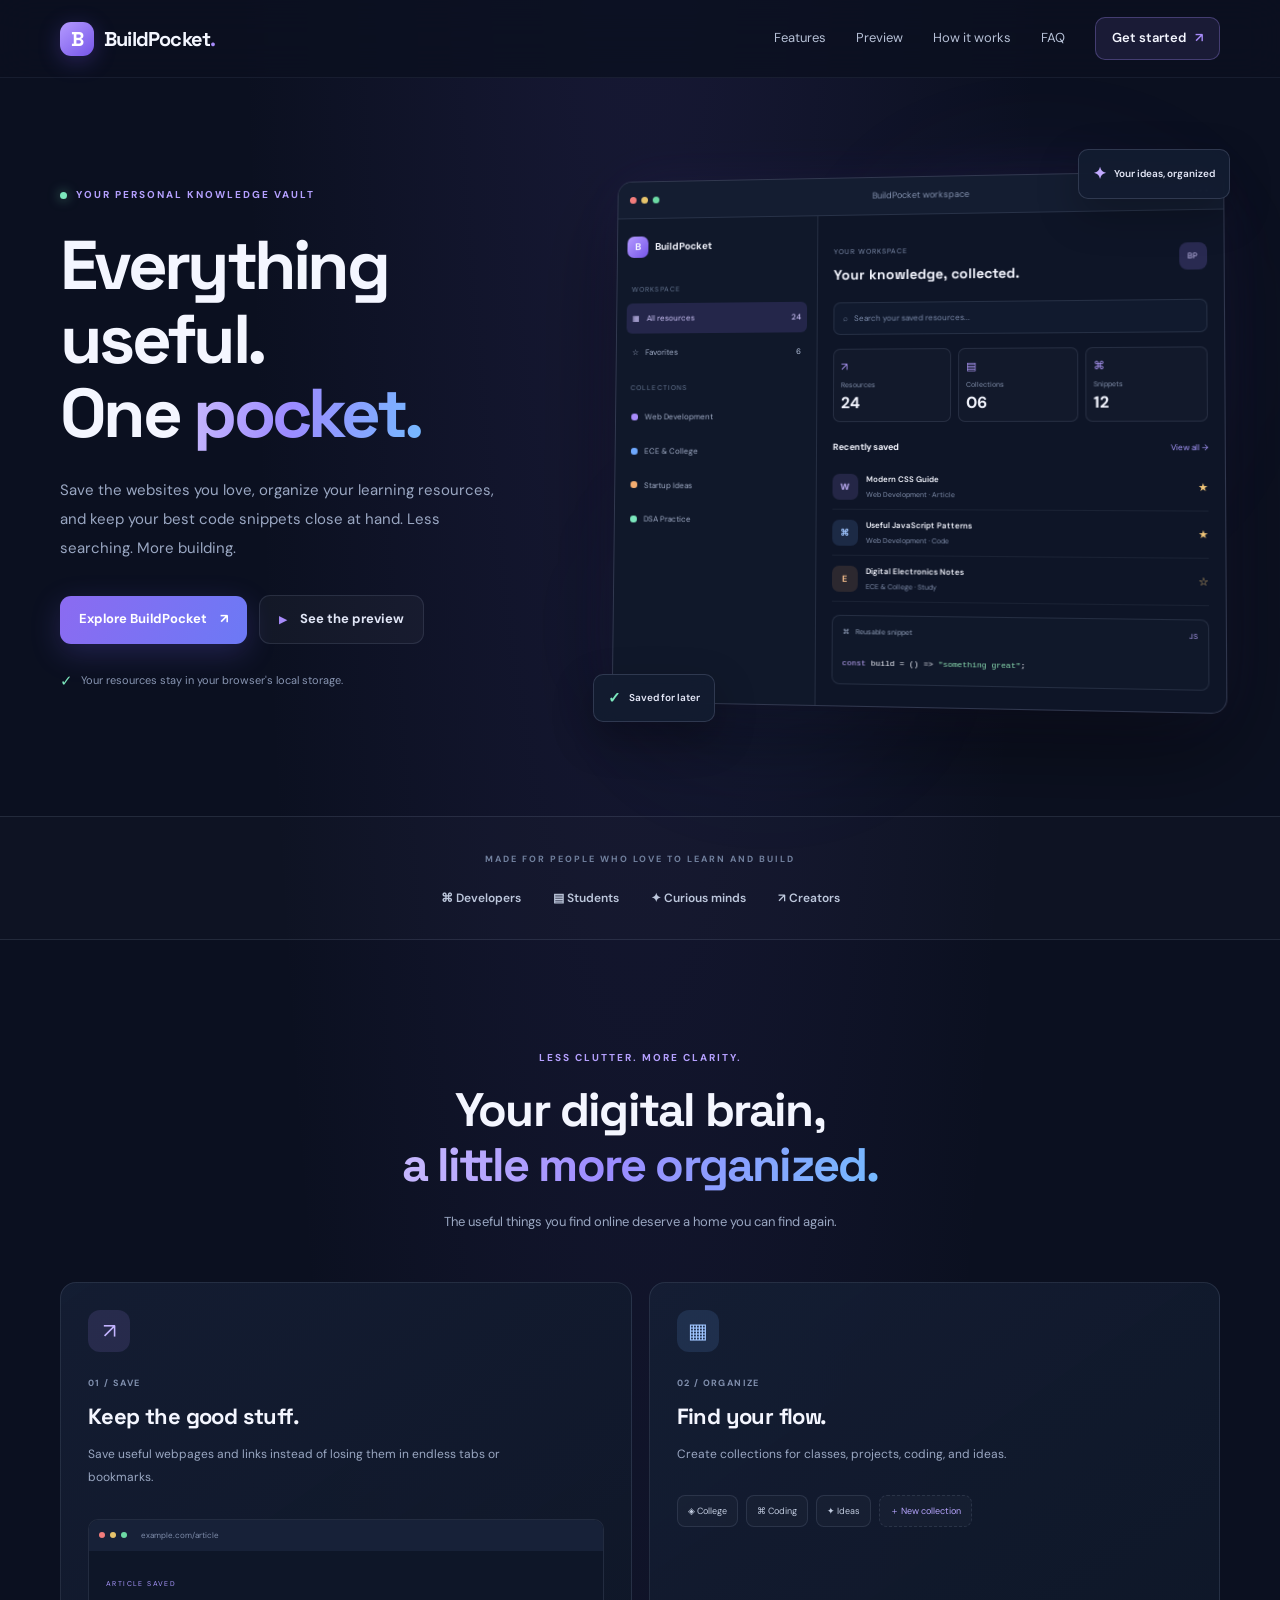
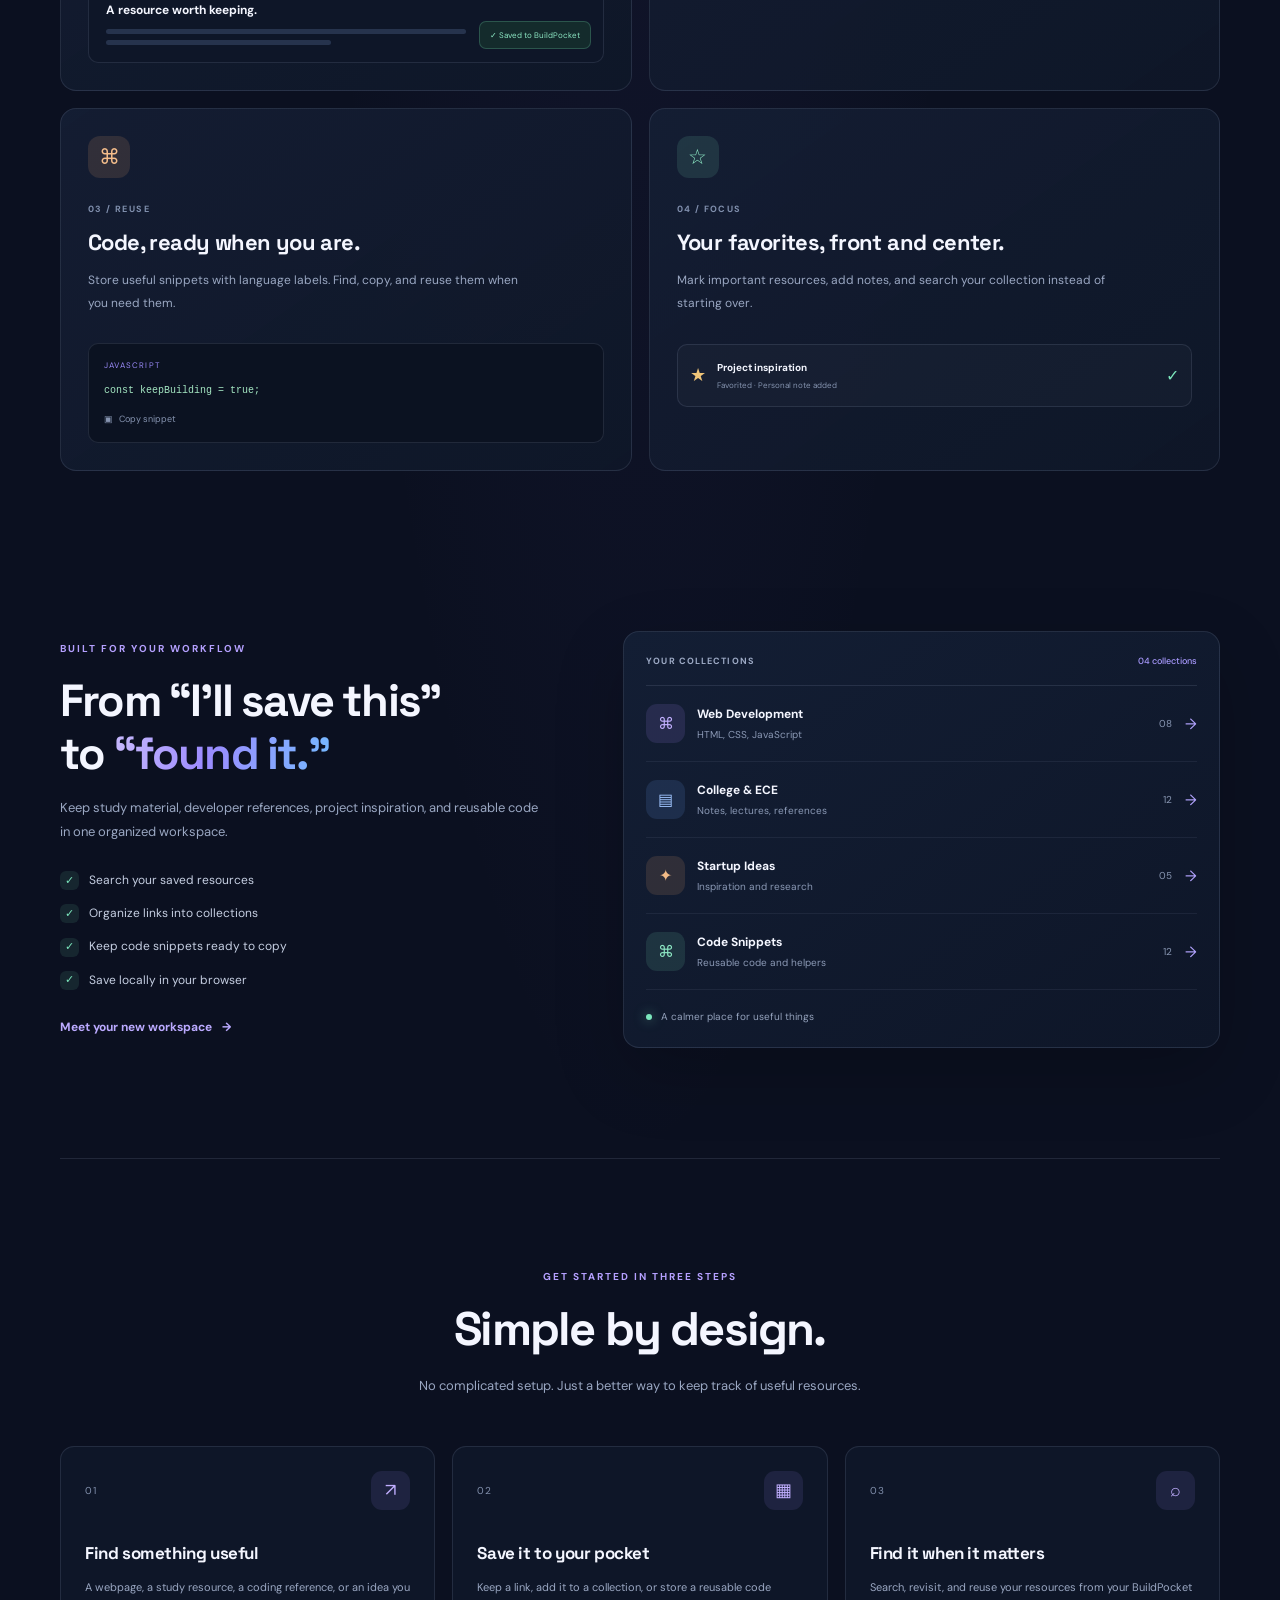
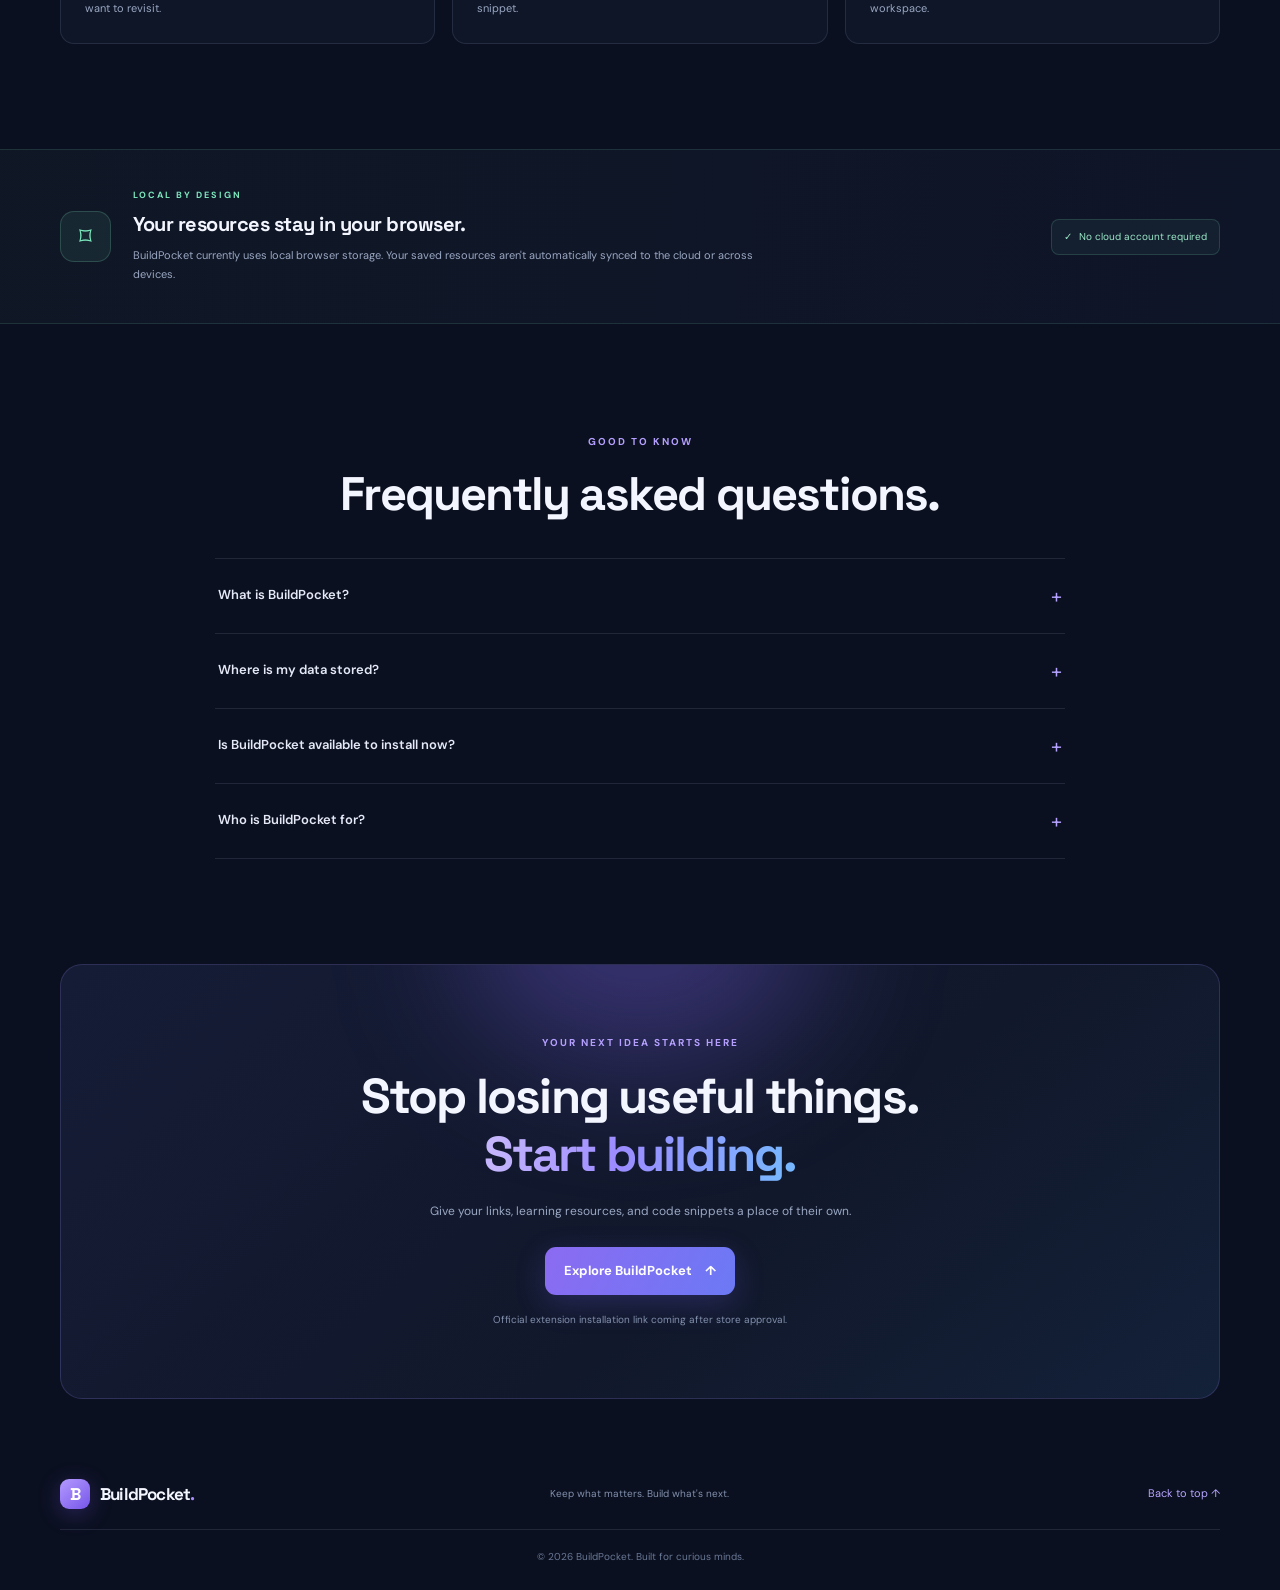
<file: index.html>
<!DOCTYPE html>
<html lang="en">
<head>
  <meta charset="UTF-8">
  <meta name="viewport" content="width=device-width, initial-scale=1.0">
  <meta name="theme-color" content="#0b1020">
  <meta name="description" content="BuildPocket helps you save useful webpages, organize study resources, and keep reusable code snippets in one place.">
  <title>BuildPocket — Your knowledge, organized.</title>

  <link rel="preconnect" href="https://fonts.googleapis.com">
  <link rel="preconnect" href="https://fonts.gstatic.com" crossorigin>
  <link href="https://fonts.googleapis.com/css2?family=DM+Sans:wght@400;500;600;700&family=Space+Grotesk:wght@400;500;600;700&display=swap" rel="stylesheet">

  <link rel="stylesheet" href="style.css">
  <script src="script.js" defer></script>
</head>
<body>
  <header class="navbar">
    <a class="brand" href="#home" aria-label="BuildPocket home">
      <span class="brand-icon">B</span>
      <span>BuildPocket<span class="brand-dot">.</span></span>
    </a>

    <button class="menu-toggle" id="menuToggle" aria-label="Toggle navigation" aria-expanded="false">
      <span></span><span></span><span></span>
    </button>

    <nav class="nav-links" id="navLinks">
      <a href="#features">Features</a>
      <a href="#preview">Preview</a>
      <a href="#how-it-works">How it works</a>
      <a href="#faq">FAQ</a>
      <a class="nav-cta" href="#get-started">Get started <span>↗</span></a>
    </nav>
  </header>

  <main>
    <section class="hero section" id="home">
      <div class="hero-copy">
        <div class="eyebrow">
          <span class="status-dot"></span>
          YOUR PERSONAL KNOWLEDGE VAULT
        </div>

        <h1>Everything useful.<br>One <span class="gradient-text">pocket.</span></h1>

        <p class="hero-description">
          Save the websites you love, organize your learning resources,
          and keep your best code snippets close at hand.
          Less searching. More building.
        </p>

        <div class="hero-actions">
          <a class="button button-primary" href="#get-started">
            Explore BuildPocket <span>↗</span>
          </a>
          <a class="button button-secondary" href="#preview">
            <span class="play-icon">▶</span> See the preview
          </a>
        </div>

        <div class="hero-note">
          <span class="check-icon">✓</span>
          Your resources stay in your browser's local storage.
        </div>
      </div>

      <div class="hero-visual" aria-label="Illustration of the BuildPocket dashboard">
        <div class="glow glow-one"></div>
        <div class="glow glow-two"></div>

        <div class="floating-tag tag-top">
          <span class="tag-symbol">✦</span> Your ideas, organized
        </div>

        <div class="app-window">
          <div class="window-top">
            <div class="window-dots"><i></i><i></i><i></i></div>
            <span class="window-title">BuildPocket workspace</span>
            <span class="window-menu">•••</span>
          </div>

          <div class="mock-app">
            <aside class="mock-sidebar">
              <div class="mock-logo"><span>B</span> BuildPocket</div>
              <div class="mock-label">WORKSPACE</div>
              <div class="mock-nav active"><span>▦</span> All resources <b>24</b></div>
              <div class="mock-nav"><span>☆</span> Favorites <b>6</b></div>
              <div class="mock-label">COLLECTIONS</div>
              <div class="mock-nav"><span class="collection-dot dot-purple"></span> Web Development</div>
              <div class="mock-nav"><span class="collection-dot dot-blue"></span> ECE & College</div>
              <div class="mock-nav"><span class="collection-dot dot-orange"></span> Startup Ideas</div>
              <div class="mock-nav"><span class="collection-dot dot-green"></span> DSA Practice</div>
            </aside>

            <div class="mock-content">
              <div class="mock-welcome">
                <div>
                  <small>YOUR WORKSPACE</small>
                  <h3>Your knowledge, collected.</h3>
                </div>
                <div class="mock-avatar">BP</div>
              </div>

              <div class="mock-search">⌕ &nbsp; Search your saved resources...</div>

              <div class="mock-stats">
                <div><span>↗</span><small>Resources</small><strong>24</strong></div>
                <div><span>▤</span><small>Collections</small><strong>06</strong></div>
                <div><span>⌘</span><small>Snippets</small><strong>12</strong></div>
              </div>

              <div class="mock-section-heading">
                <strong>Recently saved</strong>
                <span>View all →</span>
              </div>

              <div class="mock-resource">
                <div class="resource-icon purple-icon">W</div>
                <div class="resource-info"><strong>Modern CSS Guide</strong><small>Web Development · Article</small></div>
                <span class="resource-star">★</span>
              </div>
              <div class="mock-resource">
                <div class="resource-icon blue-icon">⌘</div>
                <div class="resource-info"><strong>Useful JavaScript Patterns</strong><small>Web Development · Code</small></div>
                <span class="resource-star">★</span>
              </div>
              <div class="mock-resource">
                <div class="resource-icon orange-icon">E</div>
                <div class="resource-info"><strong>Digital Electronics Notes</strong><small>ECE & College · Study</small></div>
                <span class="resource-star">☆</span>
              </div>

              <div class="mock-code">
                <div class="code-top"><span>⌘ &nbsp; Reusable snippet</span><span>JS</span></div>
                <code><span class="code-purple">const</span> build = () =&gt; <span class="code-green">"something great"</span>;</code>
              </div>
            </div>
          </div>
        </div>

        <div class="floating-tag tag-bottom">
          <span class="tag-check">✓</span> Saved for later
        </div>
      </div>
    </section>

    <section class="trust-strip">
      <span>MADE FOR PEOPLE WHO LOVE TO LEARN AND BUILD</span>
      <div class="trust-items">
        <span>⌘ Developers</span>
        <span>▤ Students</span>
        <span>✦ Curious minds</span>
        <span>↗ Creators</span>
      </div>
    </section>

    <section class="section features-section" id="features">
      <div class="section-heading">
        <div class="eyebrow">LESS CLUTTER. MORE CLARITY.</div>
        <h2>Your digital brain,<br><span class="gradient-text">a little more organized.</span></h2>
        <p>The useful things you find online deserve a home you can find again.</p>
      </div>

      <div class="feature-grid">
        <article class="feature-card feature-large">
          <div class="feature-icon icon-violet">↗</div>
          <span class="feature-number">01 / SAVE</span>
          <h3>Keep the good stuff.</h3>
          <p>Save useful webpages and links instead of losing them in endless tabs or bookmarks.</p>
          <div class="mini-browser">
            <div class="mini-browser-top"><i></i><i></i><i></i><span>example.com/article</span></div>
            <div class="mini-browser-body"><span>ARTICLE SAVED</span><strong>A resource worth keeping.</strong><div class="mini-line"></div><div class="mini-line short"></div></div>
            <div class="saved-label">✓ Saved to BuildPocket</div>
          </div>
        </article>

        <article class="feature-card">
          <div class="feature-icon icon-blue">▦</div>
          <span class="feature-number">02 / ORGANIZE</span>
          <h3>Find your flow.</h3>
          <p>Create collections for classes, projects, coding, and ideas.</p>
          <div class="collection-pills"><span>◈ College</span><span>⌘ Coding</span><span>✦ Ideas</span><span>＋ New collection</span></div>
        </article>

        <article class="feature-card">
          <div class="feature-icon icon-orange">⌘</div>
          <span class="feature-number">03 / REUSE</span>
          <h3>Code, ready when you are.</h3>
          <p>Store useful snippets with language labels. Find, copy, and reuse them when you need them.</p>
          <div class="snippet-preview"><span>JAVASCRIPT</span><code>const keepBuilding = true;</code><small>▣ &nbsp; Copy snippet</small></div>
        </article>

        <article class="feature-card">
          <div class="feature-icon icon-green">☆</div>
          <span class="feature-number">04 / FOCUS</span>
          <h3>Your favorites, front and center.</h3>
          <p>Mark important resources, add notes, and search your collection instead of starting over.</p>
          <div class="focus-preview"><span>★</span><div><strong>Project inspiration</strong><small>Favorited · Personal note added</small></div><span class="focus-check">✓</span></div>
        </article>
      </div>
    </section>

    <section class="preview-section section" id="preview">
      <div class="preview-copy">
        <div class="eyebrow">BUILT FOR YOUR WORKFLOW</div>
        <h2>From “I'll save this”<br>to <span class="gradient-text">“found it.”</span></h2>
        <p>Keep study material, developer references, project inspiration, and reusable code in one organized workspace.</p>
        <ul class="check-list">
          <li><span>✓</span> Search your saved resources</li>
          <li><span>✓</span> Organize links into collections</li>
          <li><span>✓</span> Keep code snippets ready to copy</li>
          <li><span>✓</span> Save locally in your browser</li>
        </ul>
        <a class="text-link" href="#get-started">Meet your new workspace <span>→</span></a>
      </div>

      <div class="preview-card">
        <div class="preview-card-header"><span>YOUR COLLECTIONS</span><span class="preview-count">04 collections</span></div>
        <div class="preview-collection"><div class="preview-collection-icon pc-purple">⌘</div><div><strong>Web Development</strong><small>HTML, CSS, JavaScript</small></div><span>08 <b>→</b></span></div>
        <div class="preview-collection"><div class="preview-collection-icon pc-blue">▤</div><div><strong>College & ECE</strong><small>Notes, lectures, references</small></div><span>12 <b>→</b></span></div>
        <div class="preview-collection"><div class="preview-collection-icon pc-orange">✦</div><div><strong>Startup Ideas</strong><small>Inspiration and research</small></div><span>05 <b>→</b></span></div>
        <div class="preview-collection"><div class="preview-collection-icon pc-green">⌘</div><div><strong>Code Snippets</strong><small>Reusable code and helpers</small></div><span>12 <b>→</b></span></div>
        <div class="preview-card-footer"><span class="preview-live-dot"></span> A calmer place for useful things</div>
      </div>
    </section>

    <section class="steps-section section" id="how-it-works">
      <div class="section-heading">
        <div class="eyebrow">GET STARTED IN THREE STEPS</div>
        <h2>Simple by design.</h2>
        <p>No complicated setup. Just a better way to keep track of useful resources.</p>
      </div>
      <div class="steps-grid">
        <article class="step-card"><div class="step-top"><span>01</span><div>↗</div></div><h3>Find something useful</h3><p>A webpage, a study resource, a coding reference, or an idea you want to revisit.</p></article>
        <article class="step-card"><div class="step-top"><span>02</span><div>▦</div></div><h3>Save it to your pocket</h3><p>Keep a link, add it to a collection, or store a reusable code snippet.</p></article>
        <article class="step-card"><div class="step-top"><span>03</span><div>⌕</div></div><h3>Find it when it matters</h3><p>Search, revisit, and reuse your resources from your BuildPocket workspace.</p></article>
      </div>
    </section>

    <section class="privacy-section">
      <div class="privacy-inner">
        <div class="privacy-icon">⌑</div>
        <div><div class="eyebrow">LOCAL BY DESIGN</div><h2>Your resources stay in your browser.</h2><p>BuildPocket currently uses local browser storage. Your saved resources aren't automatically synced to the cloud or across devices.</p></div>
        <div class="privacy-badge"><span>✓</span> No cloud account required</div>
      </div>
    </section>

    <section class="faq-section section" id="faq">
      <div class="section-heading">
        <div class="eyebrow">GOOD TO KNOW</div>
        <h2>Frequently asked questions.</h2>
      </div>

      <div class="faq-list">
        <details><summary>What is BuildPocket? <span>+</span></summary><p>BuildPocket is a browser-based knowledge organizer for saving webpages, sorting resources into collections, keeping notes, and storing reusable code snippets.</p></details>
        <details><summary>Where is my data stored? <span>+</span></summary><p>Your data is stored locally in your browser's extension storage. It is not automatically backed up or synced across devices. Avoid clearing extension data if you want to keep your saved resources.</p></details>
        <details><summary>Is BuildPocket available to install now? <span>+</span></summary><p>The public website is an introduction to BuildPocket. The official installation link will be added once the extension is published and its store listing is available.</p></details>
        <details><summary>Who is BuildPocket for? <span>+</span></summary><p>Students, developers, makers, and anyone who wants to organize useful links and reusable code in one place.</p></details>
      </div>
    </section>

    <section class="cta-section section" id="get-started">
      <div class="cta-glow"></div>
      <div class="eyebrow">YOUR NEXT IDEA STARTS HERE</div>
      <h2>Stop losing useful things.<br><span class="gradient-text">Start building.</span></h2>
      <p>Give your links, learning resources, and code snippets a place of their own.</p>
      <a class="button button-primary" href="#home">Explore BuildPocket <span>↑</span></a>
      <small>Official extension installation link coming after store approval.</small>
    </section>
  </main>

  <footer class="footer">
    <a class="brand footer-brand" href="#home"><span class="brand-icon">B</span><span>BuildPocket<span class="brand-dot">.</span></span></a>
    <span>Keep what matters. Build what's next.</span>
    <a href="#home" class="back-top">Back to top ↑</a>
    <div class="footer-bottom">© <span id="currentYear"></span> BuildPocket. Built for curious minds.</div>
  </footer>
</body>
</html>
</file>
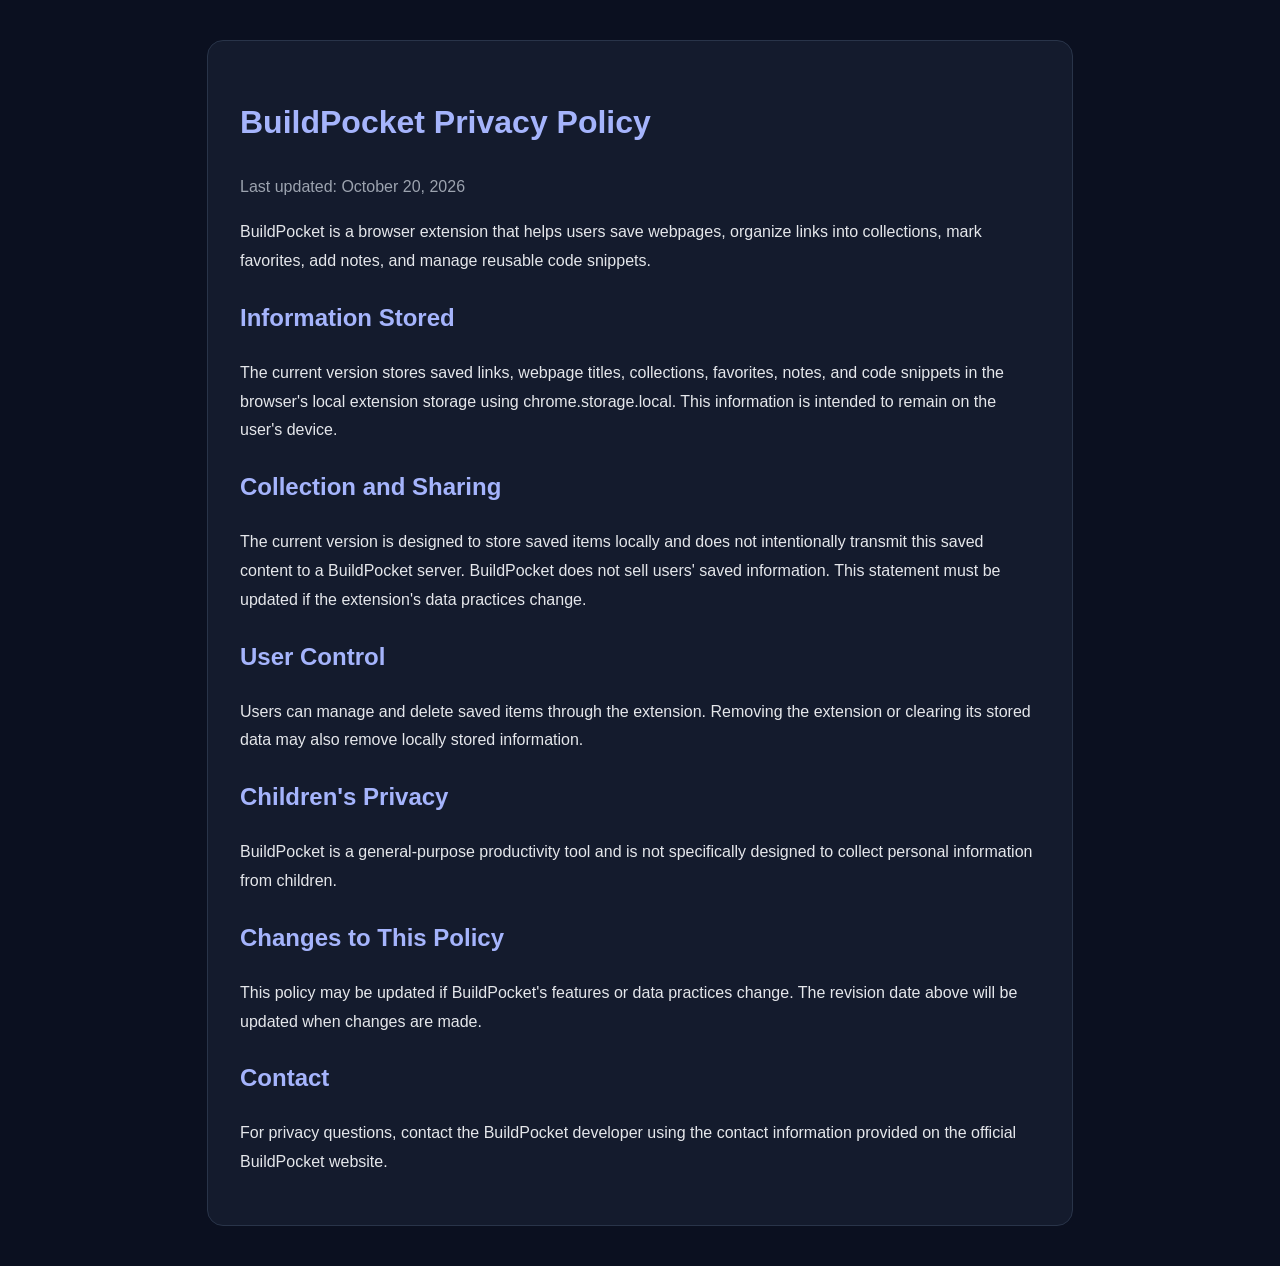
<file: privacy.html>
<!DOCTYPE html>
<html lang="en">
<head>
  <meta charset="UTF-8">
  <meta name="viewport" content="width=device-width, initial-scale=1.0">
  <meta name="robots" content="index,follow">
  <title>Privacy Policy | BuildPocket</title>
  <style>
    body {
      margin: 0;
      padding: 40px 20px;
      background: #0b1020;
      color: #e5e7eb;
      font-family: Arial, sans-serif;
      line-height: 1.8;
    }
    main {
      max-width: 800px;
      margin: auto;
      padding: 32px;
      background: #141b2d;
      border: 1px solid #293449;
      border-radius: 16px;
    }
    h1, h2 { color: #a5b4fc; }
    a { color: #a5b4fc; }
    .date { color: #9ca3af; }
  </style>
</head>
<body>
<main>
  <h1>BuildPocket Privacy Policy</h1>
  <p class="date">Last updated: October 20, 2026</p>

  <p>BuildPocket is a browser extension that helps users save webpages, organize links into collections, mark favorites, add notes, and manage reusable code snippets.</p>

  <h2>Information Stored</h2>
  <p>The current version stores saved links, webpage titles, collections, favorites, notes, and code snippets in the browser's local extension storage using chrome.storage.local. This information is intended to remain on the user's device.</p>

  <h2>Collection and Sharing</h2>
  <p>The current version is designed to store saved items locally and does not intentionally transmit this saved content to a BuildPocket server. BuildPocket does not sell users' saved information. This statement must be updated if the extension's data practices change.</p>

  <h2>User Control</h2>
  <p>Users can manage and delete saved items through the extension. Removing the extension or clearing its stored data may also remove locally stored information.</p>

  <h2>Children's Privacy</h2>
  <p>BuildPocket is a general-purpose productivity tool and is not specifically designed to collect personal information from children.</p>

  <h2>Changes to This Policy</h2>
  <p>This policy may be updated if BuildPocket's features or data practices change. The revision date above will be updated when changes are made.</p>

  <h2>Contact</h2>
  <p>For privacy questions, contact the BuildPocket developer using the contact information provided on the official BuildPocket website.</p>
</main>
</body>
</html>
</file>
<file: style.css>
:root {
  --bg: #0b1020;
  --bg-soft: #10172a;
  --card: #121b30;
  --card-light: #18233b;
  --text: #f4f6ff;
  --muted: #9aa7c2;
  --purple: #a78bfa;
  --blue: #6ea8fe;
  --green: #7ce7bd;
  --border: rgba(177, 190, 224, 0.13);
  --font: "DM Sans", sans-serif;
  --heading: "Space Grotesk", sans-serif;
}

* {
  box-sizing: border-box;
  margin: 0;
  padding: 0;
}

html {
  scroll-behavior: smooth;
  scroll-padding-top: 90px;
}

body {
  background:
    radial-gradient(ellipse at 50% -15%, rgba(101, 80, 190, 0.15), transparent 45%),
    var(--bg);
  color: var(--text);
  font-family: var(--font);
  line-height: 1.6;
  overflow-x: hidden;
}

a {
  color: inherit;
  text-decoration: none;
}

button,
a {
  -webkit-tap-highlight-color: transparent;
}

button {
  font: inherit;
}

::selection {
  background: rgba(167, 139, 250, 0.35);
  color: white;
}

.section {
  width: min(1160px, calc(100% - 48px));
  margin-inline: auto;
}

.navbar {
  height: 78px;
  padding: 0 max(24px, calc((100% - 1160px) / 2));
  display: flex;
  align-items: center;
  justify-content: space-between;
  gap: 24px;
  border-bottom: 1px solid rgba(177, 190, 224, 0.08);
  background: rgba(11, 16, 32, 0.82);
  backdrop-filter: blur(18px);
  position: sticky;
  top: 0;
  z-index: 100;
}

.brand {
  display: inline-flex;
  align-items: center;
  gap: 10px;
  font-family: var(--heading);
  font-size: 20px;
  font-weight: 700;
  letter-spacing: -0.8px;
  flex-shrink: 0;
}

.brand-icon {
  width: 34px;
  height: 34px;
  display: grid;
  place-items: center;
  border-radius: 11px;
  background: linear-gradient(140deg, #b49aff, #7656e9);
  color: white;
  font-size: 20px;
  box-shadow: 0 5px 22px rgba(126, 87, 245, 0.28);
}

.brand-dot {
  color: var(--purple);
}

.nav-links {
  display: flex;
  align-items: center;
  gap: 30px;
}

.nav-links > a:not(.nav-cta) {
  font-size: 13px;
  color: #b6c0d6;
  transition: color 0.2s;
}

.nav-links > a:not(.nav-cta):hover {
  color: white;
}

.nav-cta {
  padding: 10px 16px;
  border-radius: 10px;
  border: 1px solid rgba(167, 139, 250, 0.3);
  background: rgba(167, 139, 250, 0.1);
  font-size: 13px;
  font-weight: 600;
  transition: background 0.2s, transform 0.2s;
}

.nav-cta:hover {
  background: rgba(167, 139, 250, 0.2);
  transform: translateY(-2px);
}

.nav-cta span {
  margin-left: 6px;
  color: var(--purple);
}

.menu-toggle {
  display: none;
  width: 42px;
  height: 42px;
  border: 1px solid var(--border);
  border-radius: 10px;
  background: var(--card);
  cursor: pointer;
  padding: 10px;
}

.menu-toggle span {
  display: block;
  width: 100%;
  height: 2px;
  background: white;
  margin: 4px 0;
  border-radius: 3px;
}

.hero {
  min-height: 675px;
  display: grid;
  grid-template-columns: 0.91fr 1.09fr;
  align-items: center;
  gap: 36px;
  padding-top: 76px;
  padding-bottom: 90px;
}

.hero-copy {
  position: relative;
  z-index: 2;
}

.eyebrow {
  color: #b5a0ff;
  font-size: 10px;
  letter-spacing: 2px;
  font-weight: 700;
  display: flex;
  align-items: center;
  gap: 9px;
}

.status-dot,
.preview-live-dot {
  width: 7px;
  height: 7px;
  border-radius: 50%;
  background: var(--green);
  box-shadow: 0 0 12px rgba(124, 231, 189, 0.6);
  flex-shrink: 0;
}

.hero h1 {
  margin-top: 26px;
  font-family: var(--heading);
  font-size: clamp(45px, 5.4vw, 69px);
  line-height: 1.07;
  letter-spacing: -3.7px;
  font-weight: 700;
}

.gradient-text {
  background: linear-gradient(100deg, #c4b5fd 5%, #9c8bff 43%, #75b9ff 100%);
  -webkit-background-clip: text;
  background-clip: text;
  color: transparent;
}

.hero-description {
  max-width: 455px;
  margin-top: 25px;
  color: var(--muted);
  font-size: 15px;
  line-height: 1.95;
}

.hero-actions {
  display: flex;
  align-items: center;
  flex-wrap: wrap;
  gap: 12px;
  margin-top: 32px;
}

.button {
  min-height: 48px;
  padding: 13px 19px;
  display: inline-flex;
  align-items: center;
  justify-content: center;
  gap: 13px;
  border-radius: 11px;
  font-size: 13px;
  font-weight: 700;
  transition: transform 0.2s, box-shadow 0.2s, background 0.2s;
}

.button:hover {
  transform: translateY(-3px);
}

.button-primary {
  color: #fff;
  background: linear-gradient(115deg, #8b6bf1, #6c79f5);
  box-shadow: 0 9px 30px rgba(112, 95, 238, 0.23);
}

.button-primary:hover {
  box-shadow: 0 12px 35px rgba(112, 95, 238, 0.38);
}

.button-secondary {
  background: rgba(255, 255, 255, 0.035);
  border: 1px solid var(--border);
  color: #e1e6f6;
}

.button-secondary:hover {
  background: rgba(255, 255, 255, 0.075);
}

.play-icon {
  font-size: 10px;
  color: var(--purple);
}

.hero-note {
  margin-top: 25px;
  display: flex;
  align-items: center;
  gap: 8px;
  color: #8895b2;
  font-size: 11px;
}

.check-icon {
  color: var(--green);
  font-size: 15px;
}

.hero-visual {
  min-width: 0;
  position: relative;
  padding: 20px 0;
  perspective: 1200px;
}

.glow {
  position: absolute;
  border-radius: 50%;
  filter: blur(70px);
  pointer-events: none;
}

.glow-one {
  width: 260px;
  height: 260px;
  top: 10%;
  right: 8%;
  background: rgba(112, 87, 240, 0.19);
}

.glow-two {
  width: 200px;
  height: 200px;
  bottom: 0;
  left: 10%;
  background: rgba(52, 132, 230, 0.12);
}

.app-window {
  position: relative;
  z-index: 1;
  border: 1px solid rgba(174, 184, 224, 0.22);
  border-radius: 15px;
  overflow: hidden;
  background: #0e1527;
  box-shadow: 0 35px 90px rgba(0, 0, 0, 0.45), 0 0 60px rgba(120, 95, 235, 0.09);
  transform: rotateY(-5deg) rotateX(2deg);
  animation: float-in 0.8s ease-out both;
}

.window-top {
  height: 38px;
  padding: 0 12px;
  display: flex;
  align-items: center;
  justify-content: space-between;
  background: #141d31;
  border-bottom: 1px solid var(--border);
}

.window-dots {
  display: flex;
  gap: 5px;
}

.window-dots i,
.mini-browser-top i {
  width: 7px;
  height: 7px;
  display: block;
  border-radius: 50%;
  background: #f27c7c;
}

.window-dots i:nth-child(2),
.mini-browser-top i:nth-child(2) {
  background: #e6c36b;
}

.window-dots i:nth-child(3),
.mini-browser-top i:nth-child(3) {
  background: #6cdaa4;
}

.window-title {
  color: #8593b0;
  font-size: 9px;
}

.window-menu {
  color: #8593b0;
  letter-spacing: 2px;
  font-size: 10px;
}

.mock-app {
  display: grid;
  grid-template-columns: 34% 66%;
  min-height: 380px;
}

.mock-sidebar {
  padding: 18px 10px;
  background: #10182a;
  border-right: 1px solid var(--border);
}

.mock-logo {
  display: flex;
  align-items: center;
  gap: 7px;
  margin-bottom: 27px;
  font-size: 10px;
  font-weight: 700;
}

.mock-logo > span {
  width: 22px;
  height: 22px;
  display: grid;
  place-items: center;
  background: linear-gradient(135deg, #b49aff, #7656e9);
  border-radius: 7px;
}

.mock-label {
  color: #697995;
  font-size: 7px;
  letter-spacing: 1.1px;
  margin: 15px 0 9px 5px;
}

.mock-nav {
  display: flex;
  align-items: center;
  gap: 7px;
  padding: 9px 6px;
  border-radius: 6px;
  color: #a4b0ca;
  font-size: 8px;
  margin-bottom: 4px;
  white-space: nowrap;
}

.mock-nav.active {
  background: rgba(147, 124, 250, 0.15);
  color: #d4caff;
}

.mock-nav b {
  margin-left: auto;
  font-size: 8px;
  font-weight: 500;
}

.collection-dot {
  width: 7px;
  height: 7px;
  border-radius: 3px;
  flex-shrink: 0;
}

.dot-purple { background: #a78bfa; }
.dot-blue { background: #6ea8fe; }
.dot-orange { background: #f4ad70; }
.dot-green { background: #7ce7bd; }

.mock-content {
  padding: 21px 16px;
  min-width: 0;
}

.mock-welcome {
  display: flex;
  justify-content: space-between;
  align-items: center;
  gap: 8px;
}

.mock-welcome small {
  font-size: 7px;
  letter-spacing: 1px;
  color: #8291b0;
}

.mock-welcome h3 {
  font-size: clamp(10px, 1.15vw, 14px);
  font-family: var(--heading);
  margin-top: 4px;
  line-height: 1.4;
}

.mock-avatar {
  width: 27px;
  height: 27px;
  display: grid;
  place-items: center;
  border-radius: 8px;
  color: #d8d0ff;
  background: rgba(151, 127, 250, 0.2);
  font-size: 8px;
}

.mock-search {
  margin-top: 18px;
  border: 1px solid var(--border);
  background: #111a2e;
  border-radius: 7px;
  padding: 9px;
  font-size: 8px;
  color: #7c8baa;
}

.mock-stats {
  display: grid;
  grid-template-columns: repeat(3, minmax(0, 1fr));
  gap: 7px;
  margin-top: 14px;
}

.mock-stats > div {
  padding: 9px 7px;
  border-radius: 7px;
  border: 1px solid var(--border);
  background: rgba(255, 255, 255, 0.018);
  display: flex;
  flex-direction: column;
  gap: 3px;
}

.mock-stats > div > span {
  color: #b39cff;
  font-size: 11px;
}

.mock-stats small {
  color: #8492ae;
  font-size: 7px;
}

.mock-stats strong {
  font-size: 16px;
  line-height: 1.2;
}

.mock-section-heading {
  margin: 18px 0 10px;
  display: flex;
  justify-content: space-between;
  align-items: center;
  gap: 5px;
  font-size: 9px;
}

.mock-section-heading span {
  color: #a99aff;
  font-size: 8px;
}

.mock-resource {
  display: flex;
  align-items: center;
  gap: 8px;
  padding: 9px 0;
  border-bottom: 1px solid rgba(177, 190, 224, 0.07);
}

.resource-icon {
  width: 26px;
  height: 26px;
  display: grid;
  place-items: center;
  border-radius: 7px;
  font-size: 9px;
  font-weight: 700;
  flex-shrink: 0;
}

.purple-icon { background: rgba(167, 139, 250, 0.15); color: #c6b6ff; }
.blue-icon { background: rgba(110, 168, 254, 0.14); color: #9fc5ff; }
.orange-icon { background: rgba(244, 173, 112, 0.13); color: #f4bd8b; }

.resource-info {
  display: flex;
  flex-direction: column;
  gap: 3px;
  min-width: 0;
}

.resource-info strong {
  font-size: 8px;
  font-weight: 600;
  overflow: hidden;
  text-overflow: ellipsis;
  white-space: nowrap;
}

.resource-info small {
  font-size: 7px;
  color: #8290ad;
}

.resource-star {
  margin-left: auto;
  color: #f0c578;
  font-size: 11px;
}

.mock-code {
  margin-top: 13px;
  padding: 10px;
  border: 1px solid var(--border);
  border-radius: 8px;
  background: #10182a;
}

.code-top {
  display: flex;
  justify-content: space-between;
  color: #95a3be;
  font-size: 7px;
  margin-bottom: 10px;
}

.code-top span:last-child {
  color: #b9a7ff;
}

.mock-code code {
  font-size: 8px;
  white-space: nowrap;
}

.code-purple { color: #c2aaff; }
.code-green { color: #8de0b4; }

.floating-tag {
  position: absolute;
  z-index: 3;
  display: flex;
  align-items: center;
  gap: 8px;
  padding: 11px 14px;
  border: 1px solid rgba(185, 192, 225, 0.18);
  border-radius: 10px;
  background: rgba(19, 28, 48, 0.94);
  backdrop-filter: blur(14px);
  box-shadow: 0 15px 40px rgba(0, 0, 0, 0.25);
  color: #e5e8f8;
  font-size: 10px;
  font-weight: 600;
}

.tag-top {
  top: -5px;
  right: -10px;
  animation: bob 4s ease-in-out infinite;
}

.tag-bottom {
  bottom: 4px;
  left: -14px;
  animation: bob 4s ease-in-out infinite 1s;
}

.tag-symbol {
  color: #c2aaff;
  font-size: 16px;
}

.tag-check {
  color: var(--green);
  font-size: 15px;
}

.trust-strip {
  padding: 27px 24px 31px;
  text-align: center;
  border-top: 1px solid var(--border);
  border-bottom: 1px solid var(--border);
  background: rgba(255, 255, 255, 0.012);
}

.trust-strip > span {
  color: #71809e;
  font-size: 9px;
  letter-spacing: 2px;
  font-weight: 700;
}

.trust-items {
  display: flex;
  align-items: center;
  justify-content: center;
  flex-wrap: wrap;
  gap: 32px;
  margin-top: 19px;
  color: #bdc7dc;
  font-size: 12px;
  font-weight: 600;
}

.features-section,
.steps-section,
.faq-section {
  padding-top: 110px;
  padding-bottom: 105px;
}

.section-heading {
  text-align: center;
  max-width: 670px;
  margin: 0 auto 48px;
}

.section-heading .eyebrow {
  justify-content: center;
}

.section-heading h2,
.preview-copy h2,
.cta-section h2 {
  margin-top: 17px;
  font-family: var(--heading);
  font-size: clamp(32px, 4.3vw, 47px);
  line-height: 1.18;
  letter-spacing: -1.8px;
}

.section-heading > p,
.preview-copy > p {
  max-width: 530px;
  margin: 16px auto 0;
  color: var(--muted);
  font-size: 13px;
  line-height: 1.9;
}

.feature-grid {
  display: grid;
  grid-template-columns: repeat(2, minmax(0, 1fr));
  gap: 17px;
}

.feature-card {
  position: relative;
  min-width: 0;
  padding: 27px;
  border: 1px solid var(--border);
  border-radius: 16px;
  background: linear-gradient(145deg, rgba(21, 31, 53, 0.88), rgba(15, 23, 40, 0.95));
  overflow: hidden;
  transition: transform 0.25s, border-color 0.25s;
}

.feature-card:hover {
  transform: translateY(-4px);
  border-color: rgba(167, 139, 250, 0.3);
}

.feature-icon {
  width: 42px;
  height: 42px;
  display: grid;
  place-items: center;
  border-radius: 12px;
  font-size: 21px;
  margin-bottom: 24px;
}

.icon-violet { background: rgba(167, 139, 250, 0.13); color: #c5b5ff; }
.icon-blue { background: rgba(110, 168, 254, 0.13); color: #9fc5ff; }
.icon-orange { background: rgba(244, 173, 112, 0.13); color: #f4bd8b; }
.icon-green { background: rgba(124, 231, 189, 0.12); color: #8de8c4; }

.feature-number {
  display: block;
  color: #8190ae;
  font-size: 9px;
  letter-spacing: 1.4px;
  font-weight: 700;
}

.feature-card h3 {
  margin-top: 8px;
  font-family: var(--heading);
  font-size: 22px;
  letter-spacing: -0.6px;
}

.feature-card > p {
  max-width: 430px;
  margin-top: 9px;
  color: var(--muted);
  font-size: 12px;
  line-height: 1.9;
}

.mini-browser {
  position: relative;
  margin-top: 30px;
  border: 1px solid var(--border);
  border-radius: 10px;
  overflow: hidden;
  background: #0e1628;
}

.mini-browser-top {
  height: 31px;
  display: flex;
  align-items: center;
  gap: 5px;
  padding: 0 10px;
  background: #172138;
}

.mini-browser-top i {
  width: 6px;
  height: 6px;
}

.mini-browser-top span {
  margin-left: 9px;
  font-size: 8px;
  color: #7f8dab;
}

.mini-browser-body {
  min-height: 110px;
  padding: 17px;
}

.mini-browser-body > span {
  color: #aa98ff;
  font-size: 7px;
  letter-spacing: 1.4px;
}

.mini-browser-body strong {
  display: block;
  margin-top: 8px;
  font-size: 12px;
}

.mini-line {
  width: 75%;
  height: 5px;
  margin-top: 9px;
  border-radius: 3px;
  background: #26334d;
}

.mini-line.short {
  width: 47%;
  margin-top: 6px;
}

.saved-label {
  position: absolute;
  right: 12px;
  bottom: 13px;
  padding: 7px 10px;
  border: 1px solid rgba(124, 231, 189, 0.22);
  border-radius: 7px;
  background: #142b2c;
  color: #8de8c4;
  font-size: 8px;
}

.collection-pills {
  display: flex;
  flex-wrap: wrap;
  gap: 8px;
  margin-top: 29px;
}

.collection-pills span {
  padding: 8px 10px;
  border: 1px solid var(--border);
  border-radius: 8px;
  background: rgba(255, 255, 255, 0.025);
  color: #c2cce0;
  font-size: 9px;
}

.collection-pills span:last-child {
  color: #b8a6ff;
  border-style: dashed;
}

.snippet-preview {
  margin-top: 28px;
  padding: 15px;
  border: 1px solid var(--border);
  border-radius: 10px;
  background: #0b1221;
}

.snippet-preview > span {
  display: block;
  color: #9b8bfa;
  font-size: 8px;
  letter-spacing: 1.2px;
}

.snippet-preview code {
  display: block;
  margin-top: 12px;
  color: #a4e6c2;
  font-size: 10px;
  overflow-wrap: anywhere;
}

.snippet-preview small {
  display: block;
  margin-top: 13px;
  color: #8795b1;
  font-size: 9px;
}

.focus-preview {
  margin-top: 29px;
  padding: 15px 12px;
  display: flex;
  align-items: center;
  gap: 11px;
  border: 1px solid var(--border);
  border-radius: 10px;
  background: rgba(255, 255, 255, 0.025);
}

.focus-preview > span:first-child {
  color: #f0c578;
  font-size: 18px;
}

.focus-preview > div {
  display: flex;
  flex-direction: column;
  gap: 3px;
  min-width: 0;
}

.focus-preview strong {
  font-size: 10px;
}

.focus-preview small {
  color: #8694b0;
  font-size: 8px;
}

.focus-check {
  margin-left: auto;
  color: var(--green);
}

.preview-section {
  padding-top: 55px;
  padding-bottom: 110px;
  display: grid;
  grid-template-columns: 0.9fr 1.1fr;
  align-items: center;
  gap: 75px;
}

.preview-copy h2 {
  font-size: clamp(34px, 4vw, 45px);
}

.preview-copy > p {
  margin-left: 0;
}

.check-list {
  display: grid;
  gap: 14px;
  margin-top: 26px;
  list-style: none;
}

.check-list li {
  display: flex;
  align-items: center;
  gap: 10px;
  color: #c5cee1;
  font-size: 12px;
}

.check-list li span {
  width: 19px;
  height: 19px;
  display: grid;
  place-items: center;
  border-radius: 6px;
  background: rgba(124, 231, 189, 0.1);
  color: var(--green);
  font-size: 11px;
  flex-shrink: 0;
}

.text-link {
  display: inline-flex;
  gap: 10px;
  align-items: center;
  margin-top: 28px;
  color: #bbaaff;
  font-size: 12px;
  font-weight: 700;
}

.text-link span {
  transition: transform 0.2s;
}

.text-link:hover span {
  transform: translateX(5px);
}

.preview-card {
  padding: 22px;
  border: 1px solid var(--border);
  border-radius: 16px;
  background: linear-gradient(145deg, #131e34, #0e1628);
  box-shadow: 0 25px 70px rgba(0, 0, 0, 0.2);
}

.preview-card-header {
  display: flex;
  align-items: center;
  justify-content: space-between;
  gap: 10px;
  padding-bottom: 17px;
  border-bottom: 1px solid var(--border);
  color: #9daac5;
  font-size: 9px;
  font-weight: 700;
  letter-spacing: 1.1px;
}

.preview-count {
  color: #a99aff;
  font-size: 9px;
  letter-spacing: 0;
  font-weight: 500;
}

.preview-collection {
  display: flex;
  align-items: center;
  gap: 12px;
  padding: 18px 0;
  border-bottom: 1px solid rgba(177, 190, 224, 0.08);
}

.preview-collection-icon {
  width: 39px;
  height: 39px;
  display: grid;
  place-items: center;
  border-radius: 11px;
  font-size: 16px;
  flex-shrink: 0;
}

.pc-purple { background: rgba(167, 139, 250, 0.13); color: #c2b0ff; }
.pc-blue { background: rgba(110, 168, 254, 0.13); color: #a0c5ff; }
.pc-orange { background: rgba(244, 173, 112, 0.13); color: #f3bb87; }
.pc-green { background: rgba(124, 231, 189, 0.12); color: #8de8c4; }

.preview-collection > div:nth-child(2) {
  min-width: 0;
}

.preview-collection strong,
.preview-collection small {
  display: block;
}

.preview-collection strong {
  font-size: 12px;
}

.preview-collection small {
  margin-top: 3px;
  color: #8b99b5;
  font-size: 10px;
}

.preview-collection > span {
  display: flex;
  gap: 13px;
  align-items: center;
  margin-left: auto;
  color: #8997b3;
  font-size: 10px;
  flex-shrink: 0;
}

.preview-collection > span b {
  color: #b3a4ff;
  font-size: 15px;
  font-weight: 400;
}

.preview-card-footer {
  display: flex;
  align-items: center;
  gap: 9px;
  padding-top: 19px;
  color: #94a2bc;
  font-size: 10px;
}

.preview-live-dot {
  width: 6px;
  height: 6px;
}

.steps-section {
  border-top: 1px solid var(--border);
}

.steps-grid {
  display: grid;
  grid-template-columns: repeat(3, minmax(0, 1fr));
  gap: 17px;
}

.step-card {
  padding: 24px;
  border: 1px solid var(--border);
  border-radius: 14px;
  background: rgba(18, 27, 48, 0.6);
  transition: transform 0.2s, border-color 0.2s;
}

.step-card:hover {
  transform: translateY(-4px);
  border-color: rgba(167, 139, 250, 0.3);
}

.step-top {
  display: flex;
  justify-content: space-between;
  align-items: center;
  margin-bottom: 30px;
}

.step-top > span {
  color: #8290ad;
  font-size: 10px;
  letter-spacing: 1px;
}

.step-top > div {
  width: 39px;
  height: 39px;
  display: grid;
  place-items: center;
  border-radius: 11px;
  background: rgba(167, 139, 250, 0.11);
  color: #c1afff;
  font-size: 18px;
}

.step-card h3 {
  font-family: var(--heading);
  font-size: 17px;
  letter-spacing: -0.4px;
}

.step-card p {
  margin-top: 10px;
  color: var(--muted);
  font-size: 11px;
  line-height: 1.9;
}

.privacy-section {
  border-top: 1px solid rgba(124, 231, 189, 0.13);
  border-bottom: 1px solid rgba(124, 231, 189, 0.13);
  background: linear-gradient(100deg, rgba(124, 231, 189, 0.035), rgba(110, 168, 254, 0.035));
}

.privacy-inner {
  width: min(1160px, calc(100% - 48px));
  margin-inline: auto;
  padding: 38px 0;
  display: flex;
  align-items: center;
  gap: 22px;
}

.privacy-icon {
  width: 51px;
  height: 51px;
  display: grid;
  place-items: center;
  border-radius: 14px;
  border: 1px solid rgba(124, 231, 189, 0.2);
  background: rgba(124, 231, 189, 0.08);
  color: var(--green);
  font-size: 25px;
  flex-shrink: 0;
}

.privacy-inner > div:nth-child(2) {
  flex: 1;
}

.privacy-inner .eyebrow {
  color: var(--green);
  font-size: 9px;
}

.privacy-inner h2 {
  margin-top: 5px;
  font-family: var(--heading);
  font-size: 20px;
  letter-spacing: -0.5px;
}

.privacy-inner p {
  max-width: 660px;
  margin-top: 6px;
  color: var(--muted);
  font-size: 11px;
  line-height: 1.8;
}

.privacy-badge {
  display: flex;
  align-items: center;
  gap: 7px;
  padding: 9px 12px;
  border: 1px solid rgba(124, 231, 189, 0.17);
  border-radius: 8px;
  color: #9ce9c9;
  background: rgba(124, 231, 189, 0.05);
  font-size: 10px;
  white-space: nowrap;
}

.faq-section {
  max-width: 850px;
}

.faq-section .section-heading {
  margin-bottom: 35px;
}

.faq-list {
  border-top: 1px solid var(--border);
}

.faq-list details {
  border-bottom: 1px solid var(--border);
}

.faq-list summary {
  padding: 21px 3px;
  display: flex;
  justify-content: space-between;
  align-items: center;
  gap: 20px;
  cursor: pointer;
  list-style: none;
  color: #e5e9f7;
  font-size: 13px;
  font-weight: 600;
}

.faq-list summary::-webkit-details-marker {
  display: none;
}

.faq-list summary span {
  color: #b5a3ff;
  font-size: 20px;
  font-weight: 400;
  transition: transform 0.2s;
}

.faq-list details[open] summary span {
  transform: rotate(45deg);
}

.faq-list details p {
  max-width: 710px;
  padding: 0 25px 20px 3px;
  color: var(--muted);
  font-size: 12px;
  line-height: 1.9;
}

.cta-section {
  position: relative;
  isolation: isolate;
  overflow: hidden;
  margin-bottom: 80px;
  padding: 70px 25px;
  border: 1px solid rgba(167, 139, 250, 0.19);
  border-radius: 22px;
  background: linear-gradient(140deg, #151c36, #11182b 60%, #132139);
  text-align: center;
}

.cta-glow {
  position: absolute;
  z-index: -1;
  width: 360px;
  height: 260px;
  top: -160px;
  left: 50%;
  transform: translateX(-50%);
  border-radius: 50%;
  background: rgba(135, 104, 255, 0.3);
  filter: blur(65px);
}

.cta-section .eyebrow {
  justify-content: center;
}

.cta-section h2 {
  font-size: clamp(34px, 4.5vw, 49px);
}

.cta-section > p {
  max-width: 470px;
  margin: 17px auto 24px;
  color: var(--muted);
  font-size: 12px;
  line-height: 1.9;
}

.cta-section > small {
  display: block;
  margin-top: 17px;
  color: #8391ad;
  font-size: 10px;
}

.footer {
  width: min(1160px, calc(100% - 48px));
  margin: 0 auto;
  padding: 0 0 25px;
  display: grid;
  grid-template-columns: 1fr 1fr 1fr;
  align-items: center;
  gap: 20px;
}

.footer-brand {
  font-size: 17px;
}

.footer-brand .brand-icon {
  width: 30px;
  height: 30px;
  font-size: 17px;
  border-radius: 9px;
}

.footer > span {
  text-align: center;
  color: #8290ad;
  font-size: 10px;
}

.back-top {
  justify-self: end;
  color: #b6a5ff;
  font-size: 11px;
}

.footer-bottom {
  grid-column: 1 / -1;
  border-top: 1px solid var(--border);
  padding-top: 19px;
  text-align: center;
  color: #697895;
  font-size: 10px;
}

@keyframes bob {
  0%, 100% { transform: translateY(0); }
  50% { transform: translateY(-8px); }
}

@keyframes float-in {
  from {
    opacity: 0;
    transform: translateY(20px) rotateY(-5deg) rotateX(2deg);
  }
  to {
    opacity: 1;
    transform: translateY(0) rotateY(-5deg) rotateX(2deg);
  }
}

@media (min-width: 1500px) {
  .hero {
    min-height: 750px;
  }
}

@media (max-width: 1000px) {
  .nav-links {
    gap: 18px;
  }

  .hero {
    grid-template-columns: 1fr;
    gap: 55px;
    padding-top: 80px;
  }

  .hero-copy {
    max-width: 650px;
    margin-inline: auto;
    text-align: center;
  }

  .hero-copy .eyebrow,
  .hero-note {
    justify-content: center;
  }

  .hero-description {
    margin-inline: auto;
  }

  .hero-actions {
    justify-content: center;
  }

  .hero-visual {
    width: min(650px, 100%);
    margin-inline: auto;
  }

  .preview-section {
    gap: 38px;
  }

  .privacy-inner {
    flex-wrap: wrap;
  }

  .privacy-inner > div:nth-child(2) {
    min-width: 60%;
  }

  .privacy-badge {
    margin-left: 73px;
  }
}

@media (max-width: 700px) {
  .section {
    width: calc(100% - 36px);
  }

  .navbar {
    height: 68px;
    padding: 0 18px;
  }

  .brand {
    font-size: 18px;
  }

  .menu-toggle {
    display: block;
  }

  .nav-links {
    position: absolute;
    top: 67px;
    left: 0;
    right: 0;
    display: none;
    flex-direction: column;
    align-items: stretch;
    gap: 0;
    padding: 10px 18px 18px;
    border-bottom: 1px solid var(--border);
    background: rgba(11, 16, 32, 0.98);
    backdrop-filter: blur(20px);
  }

  .nav-links.open {
    display: flex;
  }

  .nav-links > a:not(.nav-cta) {
    padding: 13px 5px;
    font-size: 13px;
  }

  .nav-cta {
    margin-top: 7px;
    text-align: center;
  }

  .hero {
    min-height: auto;
    padding-top: 75px;
    padding-bottom: 70px;
    gap: 45px;
  }

  .hero h1 {
    font-size: clamp(43px, 11vw, 60px);
    letter-spacing: -2.8px;
  }

  .hero-description {
    font-size: 13px;
    line-height: 1.9;
  }

  .hero-actions {
    gap: 10px;
  }

  .button {
    min-height: 45px;
    padding: 12px 14px;
    font-size: 11px;
  }

  .hero-note {
    font-size: 10px;
  }

  .app-window {
    transform: none;
  }

  .mock-app {
    grid-template-columns: 29% 71%;
    min-height: 310px;
  }

  .mock-sidebar {
    padding: 13px 6px;
  }

  .mock-logo {
    gap: 4px;
    font-size: 7px;
    margin-bottom: 19px;
  }

  .mock-logo > span {
    width: 18px;
    height: 18px;
  }

  .mock-nav {
    gap: 4px;
    padding: 8px 3px;
    font-size: 6px;
  }

  .mock-nav b {
    font-size: 6px;
  }

  .mock-label {
    font-size: 6px;
    margin-left: 2px;
  }

  .mock-content {
    padding: 15px 9px;
  }

  .mock-welcome h3 {
    font-size: 10px;
  }

  .mock-welcome small {
    font-size: 6px;
  }

  .mock-avatar {
    width: 22px;
    height: 22px;
  }

  .mock-search {
    padding: 7px;
    font-size: 6px;
    margin-top: 12px;
  }

  .mock-stats {
    gap: 4px;
    margin-top: 10px;
  }

  .mock-stats > div {
    padding: 7px 5px;
  }

  .mock-stats small {
    font-size: 6px;
  }

  .mock-stats strong {
    font-size: 13px;
  }

  .mock-section-heading {
    margin: 13px 0 6px;
    font-size: 8px;
  }

  .mock-section-heading span {
    font-size: 6px;
  }

  .mock-resource {
    gap: 5px;
    padding: 7px 0;
  }

  .resource-icon {
    width: 21px;
    height: 21px;
    font-size: 7px;
  }

  .resource-info strong {
    font-size: 6px;
  }

  .resource-info small {
    font-size: 5px;
  }

  .resource-star {
    font-size: 9px;
  }

  .mock-code {
    padding: 7px;
    margin-top: 9px;
  }

  .mock-code code {
    font-size: 6px;
  }

  .code-top {
    font-size: 6px;
    margin-bottom: 6px;
  }

  .floating-tag {
    padding: 8px 9px;
    font-size: 8px;
  }

  .tag-top {
    right: -5px;
    top: -12px;
  }

  .tag-bottom {
    left: -5px;
    bottom: -8px;
  }

  .trust-strip {
    padding: 25px 18px;
  }

  .trust-strip > span {
    font-size: 8px;
    line-height: 1.8;
  }

  .trust-items {
    gap: 14px 22px;
    font-size: 10px;
  }

  .features-section,
  .steps-section,
  .faq-section {
    padding-top: 75px;
    padding-bottom: 75px;
  }

  .section-heading {
    margin-bottom: 32px;
  }

  .section-heading h2,
  .preview-copy h2 {
    font-size: 34px;
    letter-spacing: -1.2px;
  }

  .section-heading > p {
    font-size: 12px;
  }

  .feature-grid {
    grid-template-columns: 1fr;
    gap: 13px;
  }

  .feature-card {
    padding: 22px;
  }

  .feature-card h3 {
    font-size: 20px;
  }

  .feature-card > p {
    font-size: 12px;
  }

  .preview-section {
    padding-top: 20px;
    padding-bottom: 75px;
    grid-template-columns: 1fr;
    gap: 34px;
  }

  .preview-copy > p {
    font-size: 12px;
  }

  .preview-card {
    padding: 16px;
  }

  .preview-collection {
    gap: 9px;
    padding: 15px 0;
  }

  .preview-collection-icon {
    width: 34px;
    height: 34px;
  }

  .preview-collection strong {
    font-size: 10px;
  }

  .preview-collection small {
    font-size: 8px;
  }

  .preview-collection > span {
    gap: 7px;
    font-size: 9px;
  }

  .steps-grid {
    grid-template-columns: 1fr;
    gap: 12px;
  }

  .step-card {
    padding: 20px;
  }

  .step-top {
    margin-bottom: 20px;
  }

  .step-card h3 {
    font-size: 16px;
  }

  .privacy-inner {
    width: calc(100% - 36px);
    padding: 28px 0;
    gap: 15px;
  }

  .privacy-icon {
    width: 43px;
    height: 43px;
    font-size: 21px;
  }

  .privacy-inner > div:nth-child(2) {
    flex: 1;
    min-width: 0;
  }

  .privacy-inner h2 {
    font-size: 17px;
  }

  .privacy-inner p {
    font-size: 10px;
  }

  .privacy-badge {
    margin-left: 58px;
    font-size: 9px;
  }

  .faq-list summary {
    font-size: 12px;
    padding: 18px 0;
  }

  .faq-list details p {
    font-size: 11px;
  }

  .cta-section {
    margin-bottom: 55px;
    padding: 48px 17px;
    border-radius: 17px;
  }

  .cta-section h2 {
    font-size: 34px;
    letter-spacing: -1.2px;
  }

  .cta-section > p {
    font-size: 11px;
  }

  .footer {
    width: calc(100% - 36px);
    grid-template-columns: 1fr auto;
    gap: 15px;
  }

  .footer-brand {
    font-size: 15px;
  }

  .footer > span {
    display: none;
  }

  .back-top {
    font-size: 10px;
  }

  .footer-bottom {
    padding-top: 16px;
    font-size: 9px;
  }
}

@media (max-width: 380px) {
  .hero h1 {
    font-size: 40px;
  }

  .hero-actions {
    flex-direction: column;
    align-items: stretch;
  }

  .button {
    width: 100%;
  }

  .mock-app {
    grid-template-columns: 27% 73%;
  }

  .mock-content {
    padding-inline: 6px;
  }

  .resource-info strong {
    font-size: 5.5px;
  }

  .preview-collection small {
    font-size: 7px;
  }
}

@media (prefers-reduced-motion: reduce) {
  *,
  *::before,
  *::after {
    scroll-behavior: auto !important;
    animation-duration: 0.01ms !important;
    animation-iteration-count: 1 !important;
    transition-duration: 0.01ms !important;
  }
}
</file>
